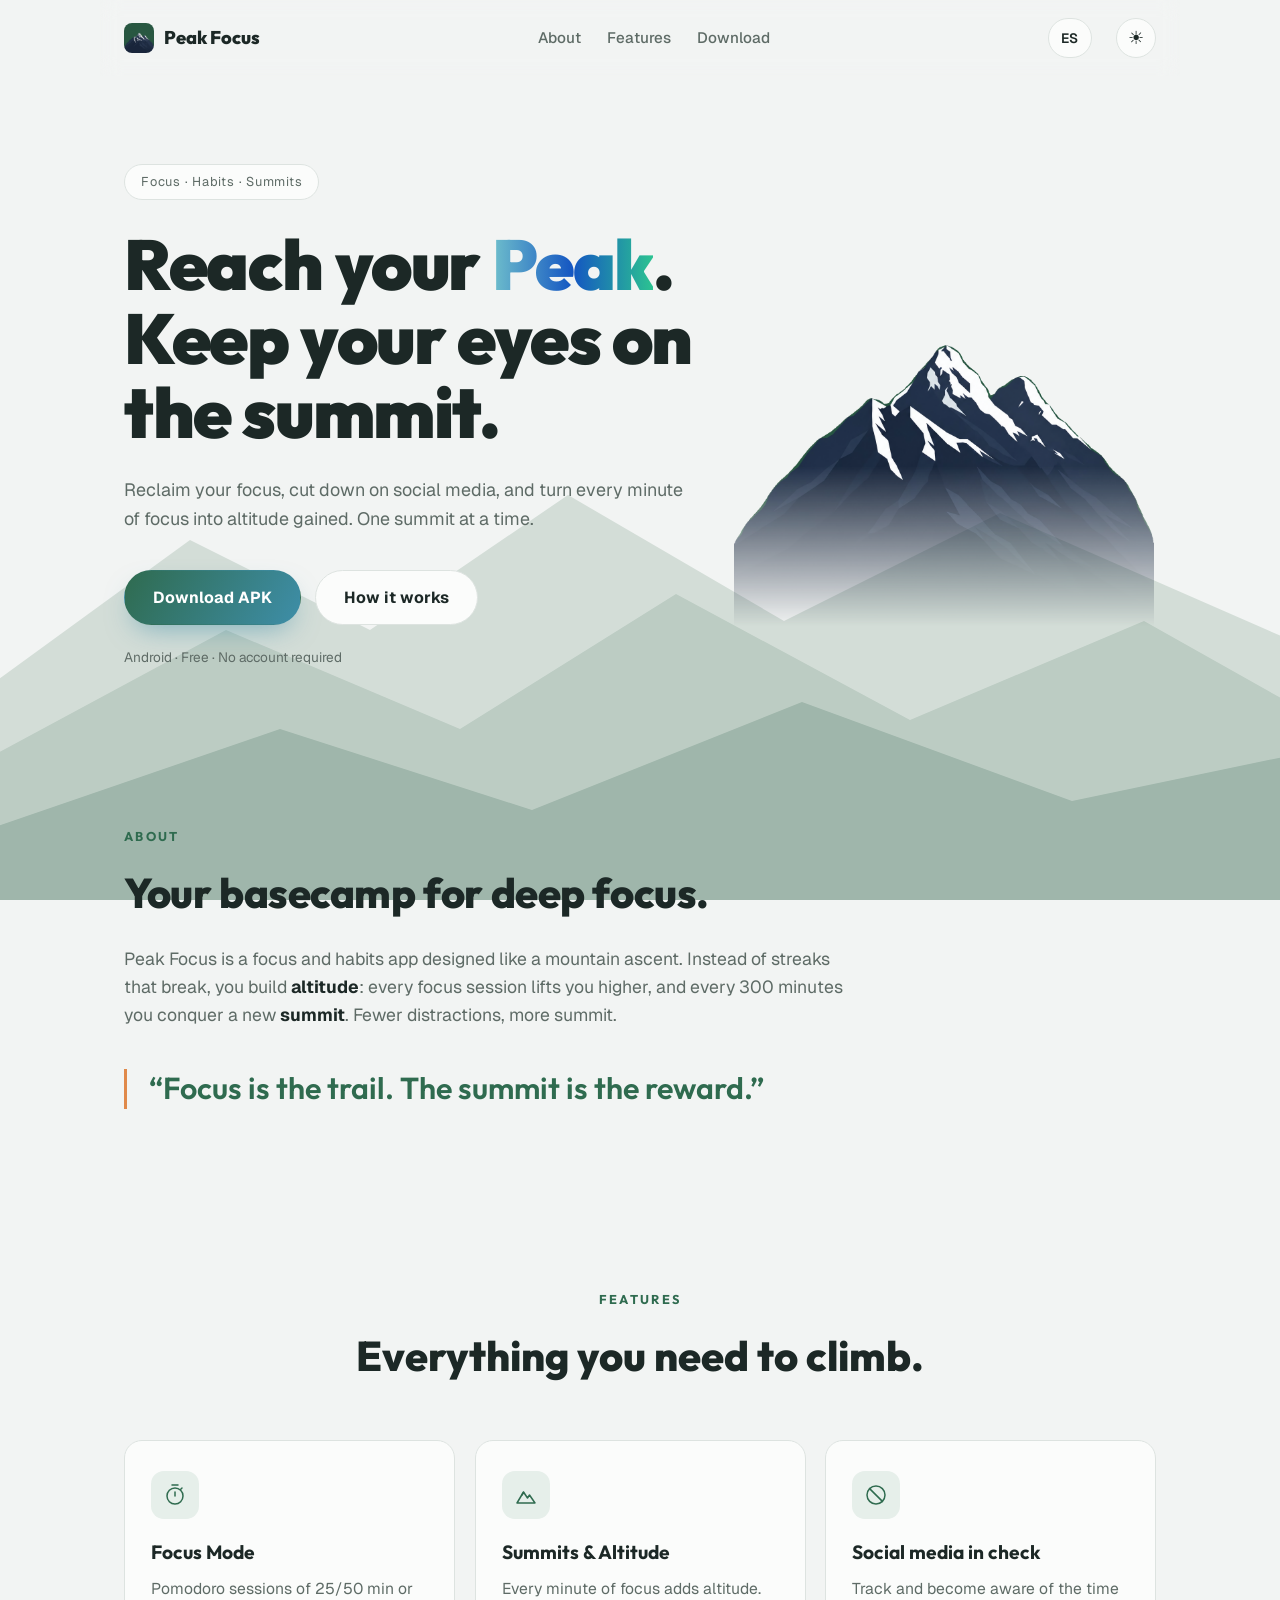
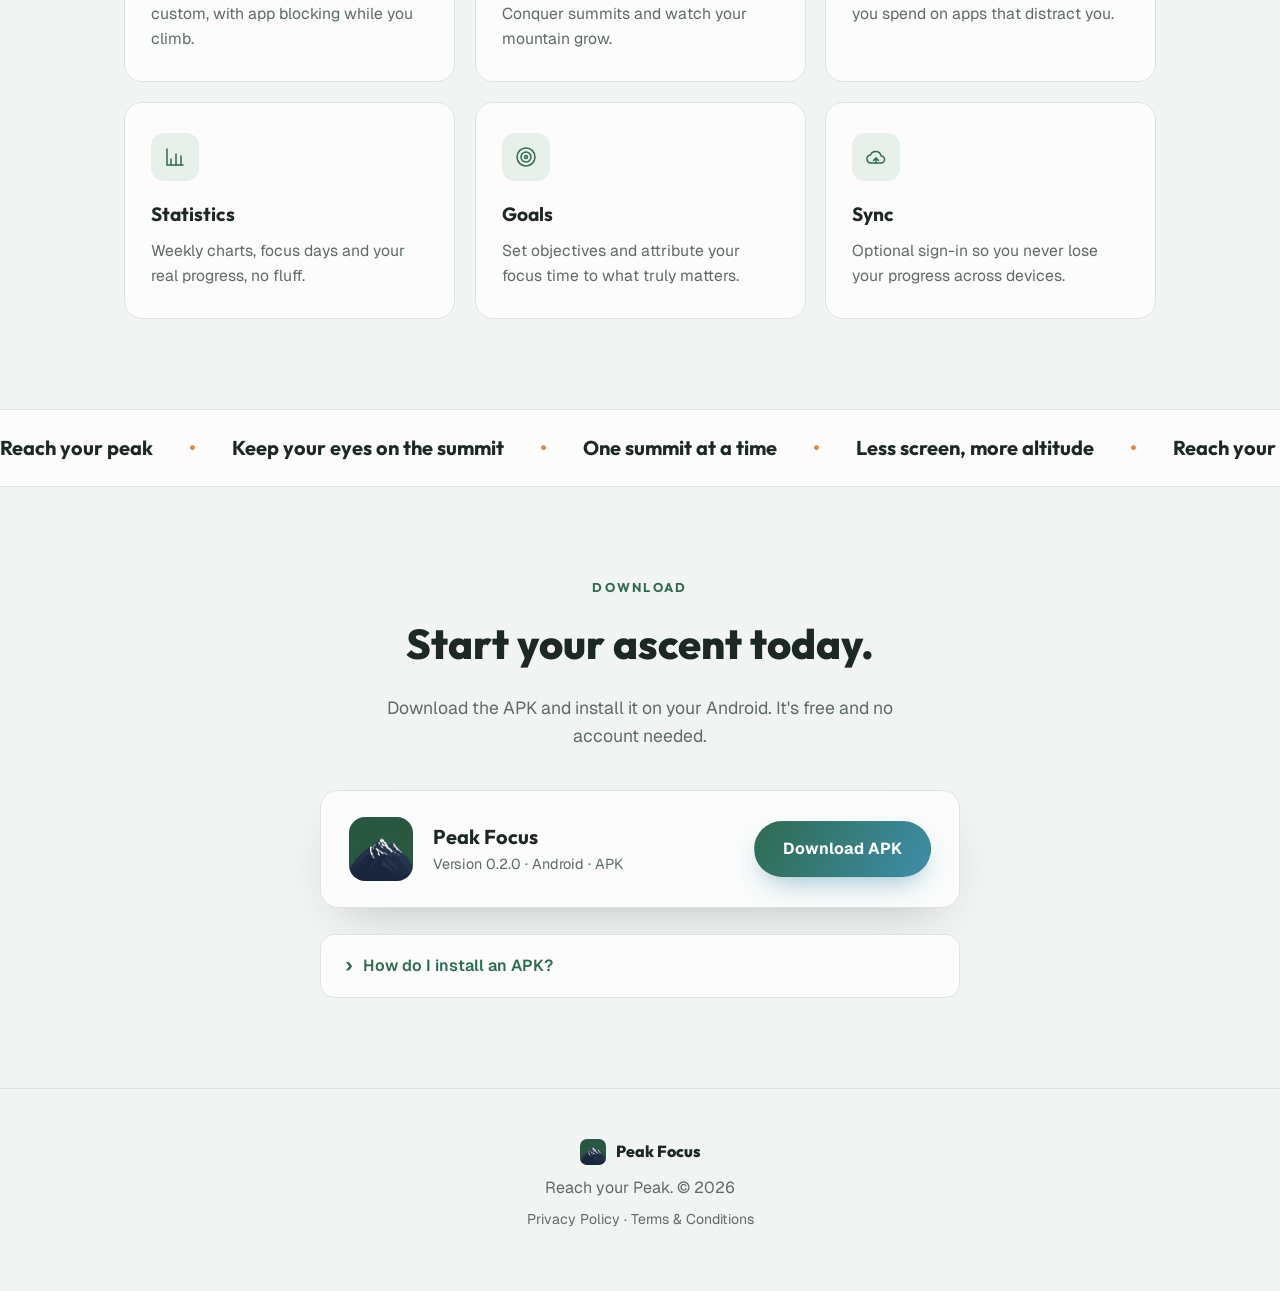
<file: index.html>
<!DOCTYPE html>
<html lang="es" data-theme="dark" data-lang="es">
<head>
  <meta charset="UTF-8" />
  <meta name="viewport" content="width=device-width, initial-scale=1.0" />
  <title>Peak Focus — Alcanza tu Peak</title>
  <meta name="description" content="Peak Focus: recupera tu concentración, reduce las redes sociales y conquista cumbres con cada minuto de enfoque. Descarga el APK." />
  <meta property="og:title" content="Peak Focus — Alcanza tu Peak" />
  <meta property="og:description" content="Sesiones de enfoque, cumbres y menos pantalla. Descarga gratis el APK." />
  <meta property="og:type" content="website" />
  <link rel="icon" type="image/png" href="assets/favicon.png" />
  <link rel="preconnect" href="https://fonts.googleapis.com" />
  <link rel="preconnect" href="https://fonts.gstatic.com" crossorigin />
  <link href="https://fonts.googleapis.com/css2?family=Geist:wght@400;500;600&family=Outfit:wght@400;500;600;700;800;900&display=swap" rel="stylesheet" />
  <link rel="stylesheet" href="styles.css" />
</head>
<body>
  <!-- Fondo de montañas -->
  <div class="ridges" aria-hidden="true">
    <svg viewBox="0 0 1440 600" preserveAspectRatio="xMidYMax slice" xmlns="http://www.w3.org/2000/svg">
      <path class="ridge ridge-far"  d="M0,600 L0,360 L220,200 L420,300 L640,150 L880,290 L1120,170 L1440,310 L1440,600 Z" />
      <path class="ridge ridge-mid"  d="M0,600 L0,440 L260,300 L520,410 L760,260 L1020,400 L1280,290 L1440,380 L1440,600 Z" />
      <path class="ridge ridge-near" d="M0,600 L0,520 L320,410 L600,500 L900,380 L1200,490 L1440,440 L1440,600 Z" />
    </svg>
  </div>

  <!-- Navegación -->
  <header class="nav">
    <a class="brand" href="#top">
      <img src="assets/peak-icon.png" alt="Peak Focus" class="brand-icon" />
      <span>Peak Focus</span>
    </a>
    <nav class="nav-links">
      <a href="#que-es" data-es="Qué es" data-en="About">Qué es</a>
      <a href="#features" data-es="Funciones" data-en="Features">Funciones</a>
      <a href="#descargar" data-es="Descargar" data-en="Download">Descargar</a>
    </nav>
    <button id="langToggle" class="lang-toggle" aria-label="Cambiar idioma / Switch language">ES</button>
    <button id="themeToggle" class="theme-toggle" aria-label="Cambiar tema / Switch theme">
      <span class="theme-icon-sun">☀</span>
      <span class="theme-icon-moon">☾</span>
    </button>
  </header>

  <!-- Hero -->
  <main id="top">
    <section class="hero">
      <div class="hero-copy">
        <span class="eyebrow" data-es="Enfoque · Hábitos · Cumbres" data-en="Focus · Habits · Summits">Enfoque · Hábitos · Cumbres</span>
        <div class="hero-headline">
          <h1 class="hero-title"
              data-es-html='Alcanza tu <span class="grad">Peak</span>.<br />Mantén tus ojos en la cima.'
              data-en-html='Reach your <span class="grad">Peak</span>.<br />Keep your eyes on the summit.'>
            Alcanza tu <span class="grad">Peak</span>.<br />
            Mantén tus ojos en la cima.
          </h1>
        </div>
        <p class="hero-sub"
           data-es="Recupera tu concentración, reduce las redes sociales y convierte cada minuto de enfoque en altitud ganada. Una cumbre a la vez."
           data-en="Reclaim your focus, cut down on social media, and turn every minute of focus into altitude gained. One summit at a time.">
          Recupera tu concentración, reduce las redes sociales y convierte
          cada minuto de enfoque en altitud ganada. Una cumbre a la vez.
        </p>
        <div class="hero-cta">
          <a href="#descargar" class="btn btn-primary" data-es="Descargar APK" data-en="Download APK">Descargar APK</a>
          <a href="#que-es" class="btn btn-ghost" data-es="Cómo funciona" data-en="How it works">Cómo funciona</a>
        </div>
        <p class="hero-meta" data-es="Android · Gratis · Sin cuenta obligatoria" data-en="Android · Free · No account required">Android · Gratis · Sin cuenta obligatoria</p>
      </div>
      <div class="hero-asset" aria-hidden="true">
        <img src="assets/favicon.png" alt="" class="hero-mountain" />
      </div>
    </section>

    <!-- Qué es -->
    <section id="que-es" class="section">
      <div class="section-head" data-reveal>
        <span class="kicker" data-es="Qué es" data-en="About">Qué es</span>
        <h2 data-es="Tu base de operaciones para concentrarte." data-en="Your basecamp for deep focus.">Tu base de operaciones para concentrarte.</h2>
        <p data-es-html='Peak Focus es una app de enfoque y hábitos diseñada como un ascenso de montaña. En vez de rachas que se rompen, acumulas <strong>altitud</strong>: cada sesión de concentración te eleva, y cada 300 minutos conquistas una nueva <strong>cumbre</strong>. Menos distracciones, más cima.'
           data-en-html='Peak Focus is a focus and habits app designed like a mountain ascent. Instead of streaks that break, you build <strong>altitude</strong>: every focus session lifts you higher, and every 300 minutes you conquer a new <strong>summit</strong>. Fewer distractions, more summit.'>
          Peak Focus es una app de enfoque y hábitos diseñada como un ascenso
          de montaña. En vez de rachas que se rompen, acumulas <strong>altitud</strong>:
          cada sesión de concentración te eleva, y cada 300 minutos conquistas
          una nueva <strong>cumbre</strong>. Menos distracciones, más cima.
        </p>
      </div>
      <div class="quotes" data-reveal>
        <blockquote data-es="“El enfoque es el sendero. La cima es la recompensa.”" data-en="“Focus is the trail. The summit is the reward.”">“El enfoque es el sendero. La cima es la recompensa.”</blockquote>
      </div>
    </section>

    <!-- Features -->
    <section id="features" class="section">
      <span class="kicker center" data-reveal data-es="Funciones" data-en="Features">Funciones</span>
      <h2 class="center" data-reveal data-es="Todo lo que necesitas para subir." data-en="Everything you need to climb.">Todo lo que necesitas para subir.</h2>
      <div class="cards">
        <article class="card" data-reveal>
          <div class="card-icon">
            <svg viewBox="0 0 24 24" fill="none" stroke="currentColor" stroke-width="1.5" stroke-linecap="round" stroke-linejoin="round">
              <circle cx="12" cy="13" r="8" /><path d="M12 13V9" /><path d="M9 2h6" /><path d="m19 5-1.5 1.5" />
            </svg>
          </div>
          <h3 data-es="Modo Enfoque" data-en="Focus Mode">Modo Enfoque</h3>
          <p data-es="Sesiones Pomodoro de 25/50 min o personalizadas, con bloqueo de apps mientras subes." data-en="Pomodoro sessions of 25/50 min or custom, with app blocking while you climb.">Sesiones Pomodoro de 25/50 min o personalizadas, con bloqueo de apps mientras subes.</p>
        </article>
        <article class="card" data-reveal>
          <div class="card-icon">
            <svg viewBox="0 0 24 24" fill="none" stroke="currentColor" stroke-width="1.5" stroke-linecap="round" stroke-linejoin="round">
              <path d="m3 20 6.5-11 4 6 2-3L21 20Z" /><path d="m8 12 1.5-2.5" />
            </svg>
          </div>
          <h3 data-es="Cumbres y Altitud" data-en="Summits & Altitude">Cumbres y Altitud</h3>
          <p data-es="Cada minuto de concentración suma altitud. Conquista cumbres y mira crecer tu montaña." data-en="Every minute of focus adds altitude. Conquer summits and watch your mountain grow.">Cada minuto de concentración suma altitud. Conquista cumbres y mira crecer tu montaña.</p>
        </article>
        <article class="card" data-reveal>
          <div class="card-icon">
            <svg viewBox="0 0 24 24" fill="none" stroke="currentColor" stroke-width="1.5" stroke-linecap="round" stroke-linejoin="round">
              <circle cx="12" cy="12" r="9" /><path d="m5.6 5.6 12.8 12.8" />
            </svg>
          </div>
          <h3 data-es="Redes bajo control" data-en="Social media in check">Redes bajo control</h3>
          <p data-es="Registra y toma conciencia del tiempo que gastas en apps que te distraen." data-en="Track and become aware of the time you spend on apps that distract you.">Registra y toma conciencia del tiempo que gastas en apps que te distraen.</p>
        </article>
        <article class="card" data-reveal>
          <div class="card-icon">
            <svg viewBox="0 0 24 24" fill="none" stroke="currentColor" stroke-width="1.5" stroke-linecap="round" stroke-linejoin="round">
              <path d="M4 20V4" /><path d="M4 20h16" /><path d="M8 20v-6" /><path d="M13 20V9" /><path d="M18 20v-9" />
            </svg>
          </div>
          <h3 data-es="Estadísticas" data-en="Statistics">Estadísticas</h3>
          <p data-es="Gráficos semanales, días de enfoque y tu progreso real, sin adornos." data-en="Weekly charts, focus days and your real progress, no fluff.">Gráficos semanales, días de enfoque y tu progreso real, sin adornos.</p>
        </article>
        <article class="card" data-reveal>
          <div class="card-icon">
            <svg viewBox="0 0 24 24" fill="none" stroke="currentColor" stroke-width="1.5" stroke-linecap="round" stroke-linejoin="round">
              <circle cx="12" cy="12" r="9" /><circle cx="12" cy="12" r="5" /><circle cx="12" cy="12" r="1.5" />
            </svg>
          </div>
          <h3 data-es="Metas" data-en="Goals">Metas</h3>
          <p data-es="Define objetivos y atribuye tu tiempo de enfoque a lo que de verdad importa." data-en="Set objectives and attribute your focus time to what truly matters.">Define objetivos y atribuye tu tiempo de enfoque a lo que de verdad importa.</p>
        </article>
        <article class="card" data-reveal>
          <div class="card-icon">
            <svg viewBox="0 0 24 24" fill="none" stroke="currentColor" stroke-width="1.5" stroke-linecap="round" stroke-linejoin="round">
              <path d="M7 18a4 4 0 0 1-.5-7.97 5.5 5.5 0 0 1 10.6.97A3.5 3.5 0 0 1 17 18Z" /><path d="M12 13v5" /><path d="m9.5 15.5 2.5-2.5 2.5 2.5" />
            </svg>
          </div>
          <h3 data-es="Sincronización" data-en="Sync">Sincronización</h3>
          <p data-es="Inicia sesión opcional para no perder tu progreso entre dispositivos." data-en="Optional sign-in so you never lose your progress across devices.">Inicia sesión opcional para no perder tu progreso entre dispositivos.</p>
        </article>
      </div>
    </section>

    <!-- Slogans band -->
    <section class="band">
      <div class="band-track">
        <span data-es="Alcanza tu peak" data-en="Reach your peak">Alcanza tu peak</span><span aria-hidden="true">•</span>
        <span data-es="Mantén tus ojos en la cima" data-en="Keep your eyes on the summit">Mantén tus ojos en la cima</span><span aria-hidden="true">•</span>
        <span data-es="Una cumbre a la vez" data-en="One summit at a time">Una cumbre a la vez</span><span aria-hidden="true">•</span>
        <span data-es="Menos pantalla, más altitud" data-en="Less screen, more altitude">Menos pantalla, más altitud</span><span aria-hidden="true">•</span>
        <span data-es="Alcanza tu peak" data-en="Reach your peak">Alcanza tu peak</span><span aria-hidden="true">•</span>
        <span data-es="Mantén tus ojos en la cima" data-en="Keep your eyes on the summit">Mantén tus ojos en la cima</span><span aria-hidden="true">•</span>
        <span data-es="Una cumbre a la vez" data-en="One summit at a time">Una cumbre a la vez</span><span aria-hidden="true">•</span>
        <span data-es="Menos pantalla, más altitud" data-en="Less screen, more altitude">Menos pantalla, más altitud</span><span aria-hidden="true">•</span>
      </div>
    </section>

    <!-- Descargar -->
    <section id="descargar" class="section download">
      <span class="kicker center" data-reveal data-es="Descargar" data-en="Download">Descargar</span>
      <h2 class="center" data-reveal data-es="Empieza tu ascenso hoy." data-en="Start your ascent today.">Empieza tu ascenso hoy.</h2>
      <p class="center download-sub" data-reveal
         data-es="Descarga el APK e instálalo en tu Android. Es gratis y no necesitas crear cuenta."
         data-en="Download the APK and install it on your Android. It's free and no account needed.">
        Descarga el APK e instálalo en tu Android. Es gratis y no necesitas crear cuenta.
      </p>
      <div class="download-card" data-reveal>
        <img src="assets/peak-icon.png" alt="" class="dl-icon" />
        <div class="dl-info">
          <strong>Peak Focus</strong>
          <span id="appVersion" data-es="Versión 0.2.0 · Android · APK" data-en="Version 0.2.0 · Android · APK">Versión 0.2.0 · Android · APK</span>
        </div>
        <a id="downloadBtn" href="peak-focus.apk" download class="btn btn-primary" data-es="Descargar APK" data-en="Download APK">Descargar APK</a>
      </div>
      <details class="install-help" data-reveal>
        <summary data-es="¿Cómo instalo un APK?" data-en="How do I install an APK?">¿Cómo instalo un APK?</summary>
        <ol>
          <li data-es-html="Toca <strong>Descargar APK</strong> desde tu teléfono Android." data-en-html="Tap <strong>Download APK</strong> from your Android phone.">Toca <strong>Descargar APK</strong> desde tu teléfono Android.</li>
          <li data-es="Abre el archivo descargado." data-en="Open the downloaded file.">Abre el archivo descargado.</li>
          <li data-es-html='Si te lo pide, permite <em>“Instalar apps de orígenes desconocidos”</em> para tu navegador.' data-en-html='If prompted, allow <em>“Install unknown apps”</em> for your browser.'>Si te lo pide, permite <em>“Instalar apps de orígenes desconocidos”</em> para tu navegador.</li>
          <li data-es-html="Pulsa <strong>Instalar</strong> y abre Peak Focus. ¡A la cima!" data-en-html="Tap <strong>Install</strong> and open Peak Focus. To the top!">Pulsa <strong>Instalar</strong> y abre Peak Focus. ¡A la cima!</li>
        </ol>
      </details>
    </section>
  </main>

  <footer class="footer">
    <div class="footer-brand">
      <img src="assets/peak-icon.png" alt="" />
      <span>Peak Focus</span>
    </div>
    <p><span data-es="Alcanza tu Peak." data-en="Reach your Peak.">Alcanza tu Peak.</span> © <span id="year"></span></p>
    <p class="footer-links">
      <a href="privacy_policy.html" data-es="Política de Privacidad" data-en="Privacy Policy">Política de Privacidad</a>
      <span aria-hidden="true">·</span>
      <a href="terms.html" data-es="Términos y Condiciones" data-en="Terms &amp; Conditions">Términos y Condiciones</a>
    </p>
  </footer>

  <script src="script.js"></script>
</body>
</html>
</file>
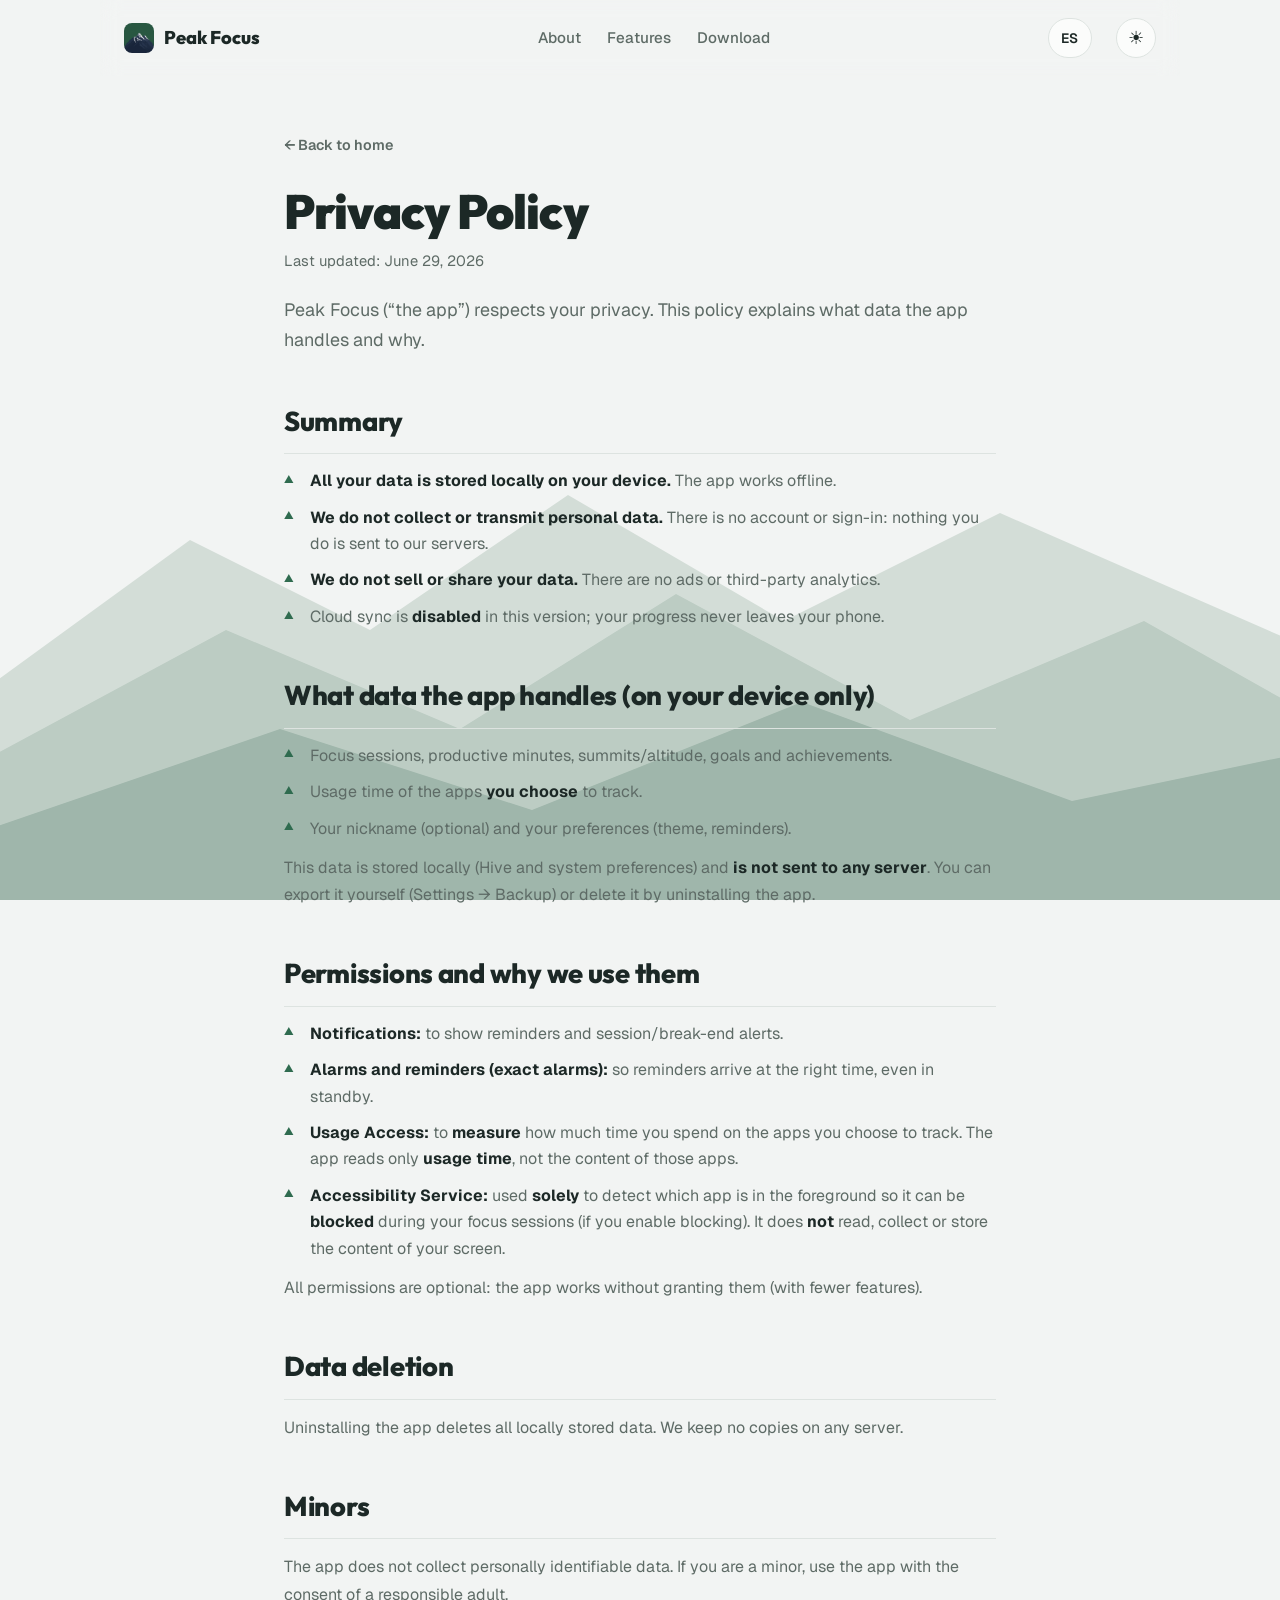
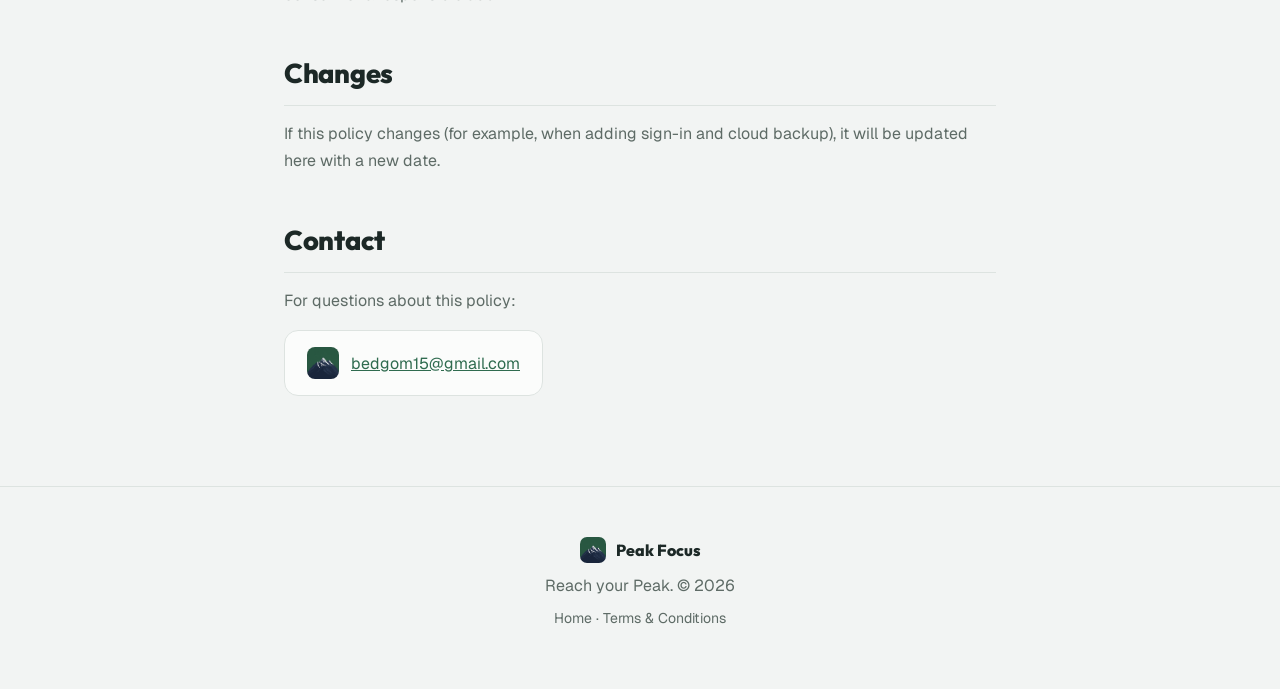
<file: privacy_policy.html>
<!DOCTYPE html>
<html lang="es" data-theme="dark" data-lang="es">
<head>
  <meta charset="UTF-8" />
  <meta name="viewport" content="width=device-width, initial-scale=1.0" />
  <title>Peak Focus — Política de Privacidad</title>
  <meta name="description" content="Política de privacidad de Peak Focus: todos tus datos se guardan localmente en tu dispositivo." />
  <meta name="robots" content="index, follow" />
  <link rel="icon" type="image/png" href="assets/favicon.png" />
  <link rel="preconnect" href="https://fonts.googleapis.com" />
  <link rel="preconnect" href="https://fonts.gstatic.com" crossorigin />
  <link href="https://fonts.googleapis.com/css2?family=Geist:wght@400;500;600&family=Outfit:wght@400;500;600;700;800;900&display=swap" rel="stylesheet" />
  <link rel="stylesheet" href="styles.css" />
  <style>
    /* ===== Página legal — hereda la paleta de styles.css ===== */
    .legal {
      position: relative;
      z-index: 1;
      max-width: 760px;
      margin: 0 auto;
      padding: 56px 24px 90px;
    }
    .legal-head { margin-bottom: 40px; }
    .legal h1 {
      font-size: clamp(2rem, 5vw, 3rem);
      font-weight: 900;
      letter-spacing: -.02em;
      line-height: 1.1;
    }
    .legal .updated {
      margin-top: 10px;
      color: var(--text-dim);
      font-size: .92rem;
    }
    .legal .intro {
      margin-top: 22px;
      font-size: 1.12rem;
      color: var(--text-dim);
      max-width: 60ch;
    }
    .legal h2 {
      font-family: 'Outfit', sans-serif;
      font-size: clamp(1.3rem, 3vw, 1.7rem);
      font-weight: 800;
      letter-spacing: -.01em;
      margin: 44px 0 14px;
      padding-bottom: 10px;
      border-bottom: 1px solid var(--border);
    }
    .legal p { color: var(--text-dim); margin-top: 12px; line-height: 1.7; }
    .legal ul { margin: 14px 0 0; padding-left: 0; list-style: none; }
    .legal li {
      position: relative;
      padding-left: 26px;
      margin: 10px 0;
      color: var(--text-dim);
      line-height: 1.65;
    }
    /* Viñeta tipo "cumbre" en color de marca */
    .legal li::before {
      content: "▲";
      position: absolute;
      left: 0;
      top: .15em;
      font-size: .7rem;
      color: var(--brand);
    }
    .legal strong { color: var(--text); }
    .legal a { color: var(--brand); }
    .legal .back {
      display: inline-flex;
      align-items: center;
      gap: 8px;
      margin-bottom: 28px;
      color: var(--text-dim);
      text-decoration: none;
      font-weight: 600;
      font-size: .9rem;
      transition: color .2s var(--ease-out);
    }
    .legal .back:hover { color: var(--brand); }
    .legal .contact-card {
      margin-top: 16px;
      display: inline-flex;
      align-items: center;
      gap: 12px;
      padding: 16px 22px;
      background: var(--surface);
      border: 1px solid var(--border);
      border-radius: 14px;
    }
  </style>
</head>
<body>
  <!-- Fondo de montañas (idéntico a la landing) -->
  <div class="ridges" aria-hidden="true">
    <svg viewBox="0 0 1440 600" preserveAspectRatio="xMidYMax slice" xmlns="http://www.w3.org/2000/svg">
      <path class="ridge ridge-far"  d="M0,600 L0,360 L220,200 L420,300 L640,150 L880,290 L1120,170 L1440,310 L1440,600 Z" />
      <path class="ridge ridge-mid"  d="M0,600 L0,440 L260,300 L520,410 L760,260 L1020,400 L1280,290 L1440,380 L1440,600 Z" />
      <path class="ridge ridge-near" d="M0,600 L0,520 L320,410 L600,500 L900,380 L1200,490 L1440,440 L1440,600 Z" />
    </svg>
  </div>

  <!-- Navegación (misma que la landing) -->
  <header class="nav">
    <a class="brand" href="index.html">
      <img src="assets/peak-icon.png" alt="Peak Focus" class="brand-icon" />
      <span>Peak Focus</span>
    </a>
    <nav class="nav-links">
      <a href="index.html#que-es" data-es="Qué es" data-en="About">Qué es</a>
      <a href="index.html#features" data-es="Funciones" data-en="Features">Funciones</a>
      <a href="index.html#descargar" data-es="Descargar" data-en="Download">Descargar</a>
    </nav>
    <button id="langToggle" class="lang-toggle" aria-label="Cambiar idioma / Switch language">ES</button>
    <button id="themeToggle" class="theme-toggle" aria-label="Cambiar tema / Switch theme">
      <span class="theme-icon-sun">☀</span>
      <span class="theme-icon-moon">☾</span>
    </button>
  </header>

  <main class="legal">
    <a class="back" href="index.html" data-es-html="&larr; Volver al inicio" data-en-html="&larr; Back to home">&larr; Volver al inicio</a>

    <div class="legal-head">
      <h1 data-es="Política de Privacidad" data-en="Privacy Policy">Política de Privacidad</h1>
      <p class="updated" data-es="Última actualización: 29 de junio de 2026" data-en="Last updated: June 29, 2026">Última actualización: 29 de junio de 2026</p>
      <p class="intro"
         data-es="Peak Focus (“la app”) respeta tu privacidad. Esta política explica qué datos maneja la app y por qué."
         data-en="Peak Focus (“the app”) respects your privacy. This policy explains what data the app handles and why.">
        Peak Focus (“la app”) respeta tu privacidad. Esta política explica qué datos maneja la app y por qué.
      </p>
    </div>

    <h2 data-es="Resumen" data-en="Summary">Resumen</h2>
    <ul>
      <li data-es-html="<strong>Todos tus datos se guardan localmente en tu dispositivo.</strong> La app funciona sin conexión."
          data-en-html="<strong>All your data is stored locally on your device.</strong> The app works offline.">
        <strong>Todos tus datos se guardan localmente en tu dispositivo.</strong> La app funciona sin conexión.
      </li>
      <li data-es-html="<strong>No recopilamos ni transmitimos datos personales.</strong> No hay cuenta ni inicio de sesión: nada de lo que haces se envía a nuestros servidores."
          data-en-html="<strong>We do not collect or transmit personal data.</strong> There is no account or sign-in: nothing you do is sent to our servers.">
        <strong>No recopilamos ni transmitimos datos personales.</strong> No hay cuenta ni inicio de sesión: nada de lo que haces se envía a nuestros servidores.
      </li>
      <li data-es-html="<strong>No vendemos ni compartimos tus datos.</strong> No hay anuncios ni analítica de terceros."
          data-en-html="<strong>We do not sell or share your data.</strong> There are no ads or third-party analytics.">
        <strong>No vendemos ni compartimos tus datos.</strong> No hay anuncios ni analítica de terceros.
      </li>
      <li data-es-html="La sincronización en la nube está <strong>desactivada</strong> en esta versión; tu progreso no sale de tu teléfono."
          data-en-html="Cloud sync is <strong>disabled</strong> in this version; your progress never leaves your phone.">
        La sincronización en la nube está <strong>desactivada</strong> en esta versión; tu progreso no sale de tu teléfono.
      </li>
    </ul>

    <h2 data-es="Qué datos maneja la app (solo en tu dispositivo)" data-en="What data the app handles (on your device only)">Qué datos maneja la app (solo en tu dispositivo)</h2>
    <ul>
      <li data-es="Sesiones de enfoque, minutos productivos, cumbres/altitud, metas y logros."
          data-en="Focus sessions, productive minutes, summits/altitude, goals and achievements.">
        Sesiones de enfoque, minutos productivos, cumbres/altitud, metas y logros.
      </li>
      <li data-es-html="Tiempo de uso de las aplicaciones que <strong>tú elijas</strong> rastrear."
          data-en-html="Usage time of the apps <strong>you choose</strong> to track.">
        Tiempo de uso de las aplicaciones que <strong>tú elijas</strong> rastrear.
      </li>
      <li data-es="Tu apodo (opcional) y tus preferencias (tema, recordatorios)."
          data-en="Your nickname (optional) and your preferences (theme, reminders).">
        Tu apodo (opcional) y tus preferencias (tema, recordatorios).
      </li>
    </ul>
    <p data-es-html="Estos datos se almacenan localmente (Hive y preferencias del sistema) y <strong>no se envían a ningún servidor</strong>. Puedes exportarlos tú mismo (Configuración &rarr; Respaldo) o borrarlos desinstalando la app."
       data-en-html="This data is stored locally (Hive and system preferences) and <strong>is not sent to any server</strong>. You can export it yourself (Settings &rarr; Backup) or delete it by uninstalling the app.">
      Estos datos se almacenan localmente (Hive y preferencias del sistema) y <strong>no se envían a ningún servidor</strong>. Puedes exportarlos tú mismo (Configuración &rarr; Respaldo) o borrarlos desinstalando la app.
    </p>

    <h2 data-es="Permisos y por qué los usamos" data-en="Permissions and why we use them">Permisos y por qué los usamos</h2>
    <ul>
      <li data-es-html="<strong>Notificaciones:</strong> mostrar recordatorios y avisos de fin de sesión/descanso."
          data-en-html="<strong>Notifications:</strong> to show reminders and session/break-end alerts.">
        <strong>Notificaciones:</strong> mostrar recordatorios y avisos de fin de sesión/descanso.
      </li>
      <li data-es-html="<strong>Alarmas y recordatorios (alarmas exactas):</strong> para que los recordatorios lleguen a la hora correcta, incluso en reposo."
          data-en-html="<strong>Alarms and reminders (exact alarms):</strong> so reminders arrive at the right time, even in standby.">
        <strong>Alarmas y recordatorios (alarmas exactas):</strong> para que los recordatorios lleguen a la hora correcta, incluso en reposo.
      </li>
      <li data-es-html="<strong>Acceso a datos de uso (Usage Access):</strong> para <strong>medir</strong> cuánto tiempo pasas en las apps que tú eliges rastrear. La app lee solo el <strong>tiempo de uso</strong>, no el contenido de esas apps."
          data-en-html="<strong>Usage Access:</strong> to <strong>measure</strong> how much time you spend on the apps you choose to track. The app reads only <strong>usage time</strong>, not the content of those apps.">
        <strong>Acceso a datos de uso (Usage Access):</strong> para <strong>medir</strong> cuánto tiempo pasas en las apps que tú eliges rastrear. La app lee solo el <strong>tiempo de uso</strong>, no el contenido de esas apps.
      </li>
      <li data-es-html="<strong>Servicio de Accesibilidad:</strong> se usa <strong>únicamente</strong> para detectar qué aplicación está en primer plano y poder <strong>bloquearla</strong> durante tus sesiones de enfoque (si activas el bloqueo). <strong>No</strong> lee, recopila ni almacena el contenido de tu pantalla."
          data-en-html="<strong>Accessibility Service:</strong> used <strong>solely</strong> to detect which app is in the foreground so it can be <strong>blocked</strong> during your focus sessions (if you enable blocking). It does <strong>not</strong> read, collect or store the content of your screen.">
        <strong>Servicio de Accesibilidad:</strong> se usa <strong>únicamente</strong> para detectar qué aplicación está en primer plano y poder <strong>bloquearla</strong> durante tus sesiones de enfoque (si activas el bloqueo). <strong>No</strong> lee, recopila ni almacena el contenido de tu pantalla.
      </li>
    </ul>
    <p data-es="Todos los permisos son opcionales: la app funciona sin concederlos (con menos funciones)."
       data-en="All permissions are optional: the app works without granting them (with fewer features).">
      Todos los permisos son opcionales: la app funciona sin concederlos (con menos funciones).
    </p>

    <h2 data-es="Eliminación de datos" data-en="Data deletion">Eliminación de datos</h2>
    <p data-es="Desinstalar la app elimina todos los datos almacenados localmente. No conservamos copias en ningún servidor."
       data-en="Uninstalling the app deletes all locally stored data. We keep no copies on any server.">
      Desinstalar la app elimina todos los datos almacenados localmente. No conservamos copias en ningún servidor.
    </p>

    <h2 data-es="Menores de edad" data-en="Minors">Menores de edad</h2>
    <p data-es="La app no recopila datos personales identificables. Si eres menor de edad, usa la app con el consentimiento de un adulto responsable."
       data-en="The app does not collect personally identifiable data. If you are a minor, use the app with the consent of a responsible adult.">
      La app no recopila datos personales identificables. Si eres menor de edad, usa la app con el consentimiento de un adulto responsable.
    </p>

    <h2 data-es="Cambios" data-en="Changes">Cambios</h2>
    <p data-es="Si esta política cambia (por ejemplo, al añadir inicio de sesión y respaldo en la nube), se actualizará aquí con una nueva fecha."
       data-en="If this policy changes (for example, when adding sign-in and cloud backup), it will be updated here with a new date.">
      Si esta política cambia (por ejemplo, al añadir inicio de sesión y respaldo en la nube), se actualizará aquí con una nueva fecha.
    </p>

    <h2 data-es="Contacto" data-en="Contact">Contacto</h2>
    <p data-es="Para dudas sobre esta política:" data-en="For questions about this policy:">Para dudas sobre esta política:</p>
    <div class="contact-card">
      <img src="assets/peak-icon.png" alt="" width="32" height="32" style="border-radius:8px" />
      <a href="mailto:bedgom15@gmail.com">bedgom15@gmail.com</a>
    </div>
  </main>

  <footer class="footer">
    <div class="footer-brand">
      <img src="assets/peak-icon.png" alt="" />
      <span>Peak Focus</span>
    </div>
    <p><span data-es="Alcanza tu Peak." data-en="Reach your Peak.">Alcanza tu Peak.</span> © <span id="year"></span></p>
    <p class="footer-links">
      <a href="index.html" data-es="Inicio" data-en="Home">Inicio</a>
      <span aria-hidden="true">·</span>
      <a href="terms.html" data-es="Términos y Condiciones" data-en="Terms &amp; Conditions">Términos y Condiciones</a>
    </p>
  </footer>

  <script>
    // ===== Tema + idioma (versión autónoma para la página legal) =====
    (function () {
      const root = document.documentElement;

      // --- Tema: comparte la misma clave que la landing ---
      const THEME_KEY = 'peak-theme';
      const savedTheme = localStorage.getItem(THEME_KEY);
      if (savedTheme) {
        root.setAttribute('data-theme', savedTheme);
      } else if (window.matchMedia && window.matchMedia('(prefers-color-scheme: light)').matches) {
        root.setAttribute('data-theme', 'light');
      }
      document.getElementById('themeToggle').addEventListener('click', function () {
        const next = root.getAttribute('data-theme') === 'light' ? 'dark' : 'light';
        root.setAttribute('data-theme', next);
        localStorage.setItem(THEME_KEY, next);
      });

      // --- Idioma ES/EN: misma clave y mecanismo data-* que la landing ---
      const LANG_KEY = 'peak-lang';
      const langToggle = document.getElementById('langToggle');

      function applyLang(lang) {
        root.setAttribute('data-lang', lang);
        root.setAttribute('lang', lang);
        document.querySelectorAll('[data-' + lang + ']').forEach(function (el) {
          el.textContent = el.getAttribute('data-' + lang);
        });
        document.querySelectorAll('[data-' + lang + '-html]').forEach(function (el) {
          el.innerHTML = el.getAttribute('data-' + lang + '-html');
        });
        langToggle.textContent = lang === 'es' ? 'EN' : 'ES';
        document.title = lang === 'es'
          ? 'Peak Focus — Política de Privacidad'
          : 'Peak Focus — Privacy Policy';
      }

      const savedLang = localStorage.getItem(LANG_KEY);
      const browserLang = (navigator.language || 'es').toLowerCase().startsWith('en') ? 'en' : 'es';
      applyLang(savedLang || browserLang);

      langToggle.addEventListener('click', function () {
        const next = root.getAttribute('data-lang') === 'es' ? 'en' : 'es';
        applyLang(next);
        localStorage.setItem(LANG_KEY, next);
      });

      // Año del footer
      document.getElementById('year').textContent = new Date().getFullYear();
    })();
  </script>
</body>
</html>
</file>
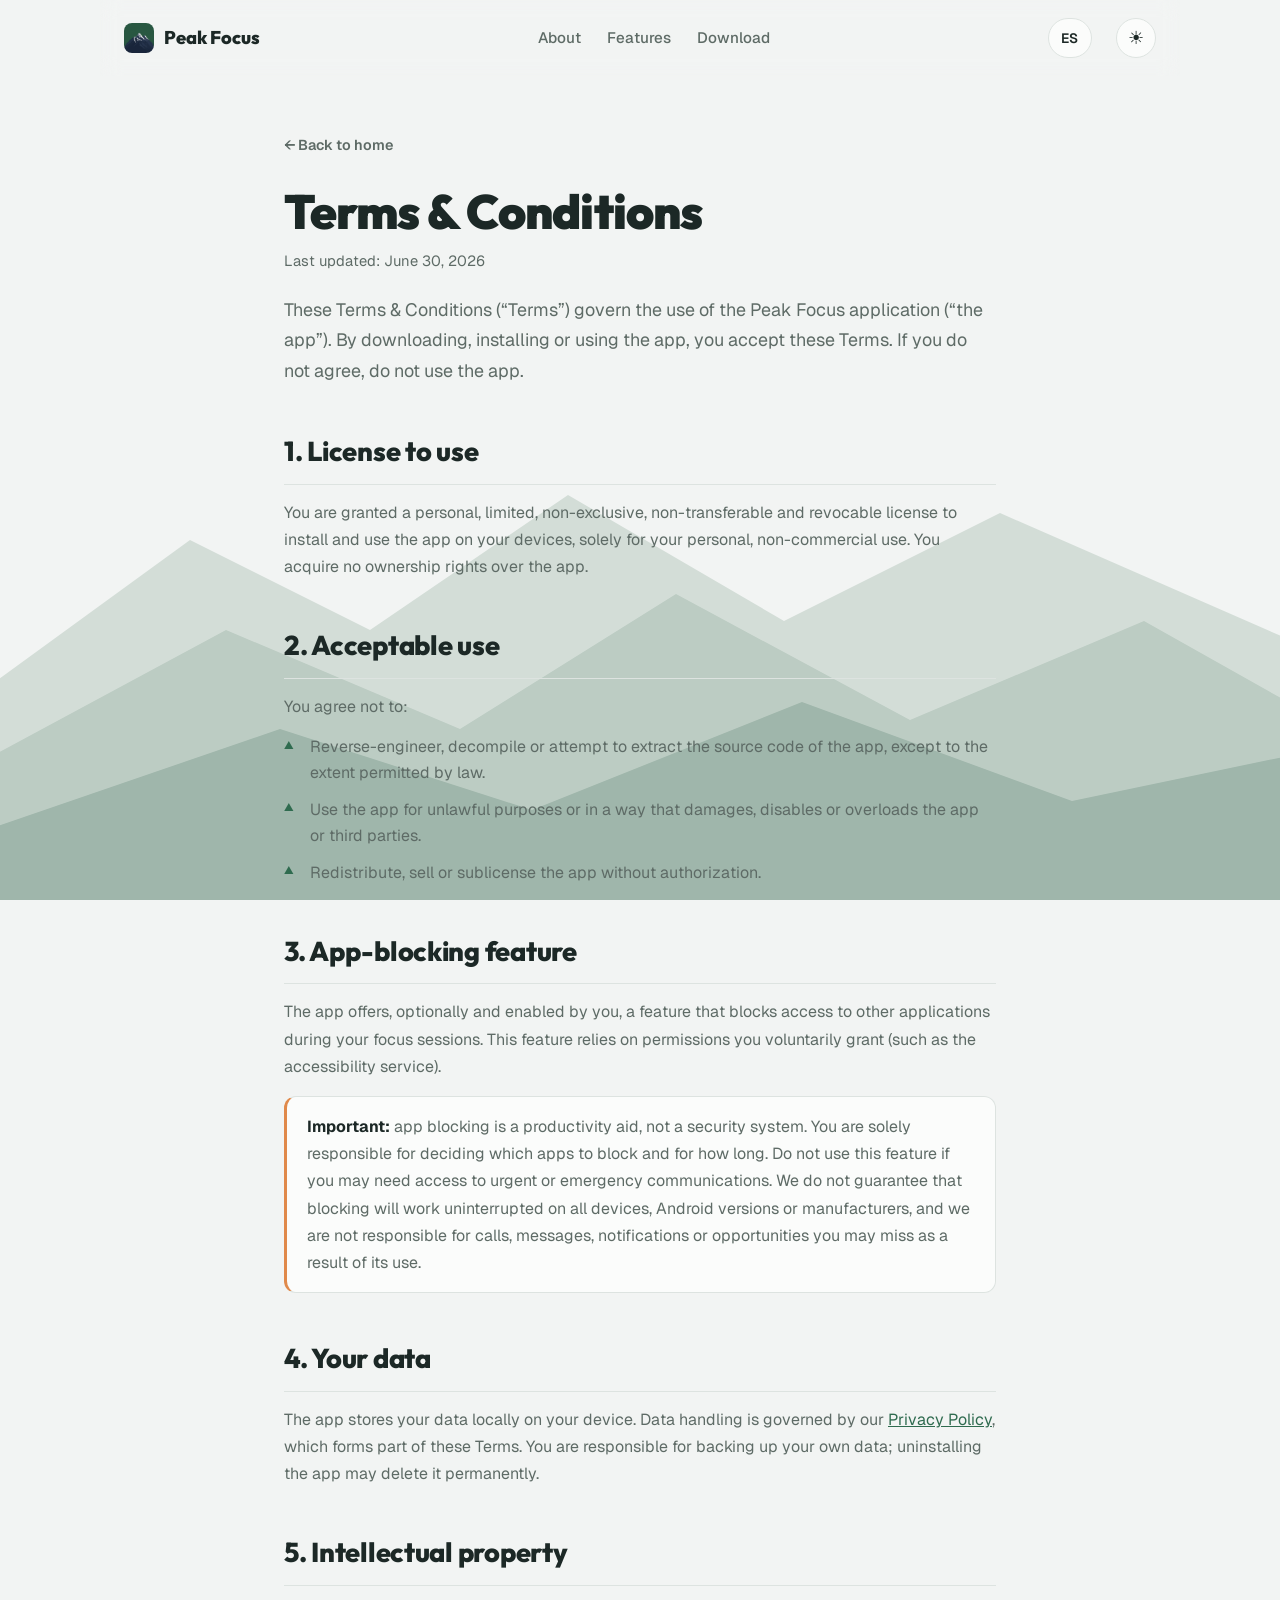
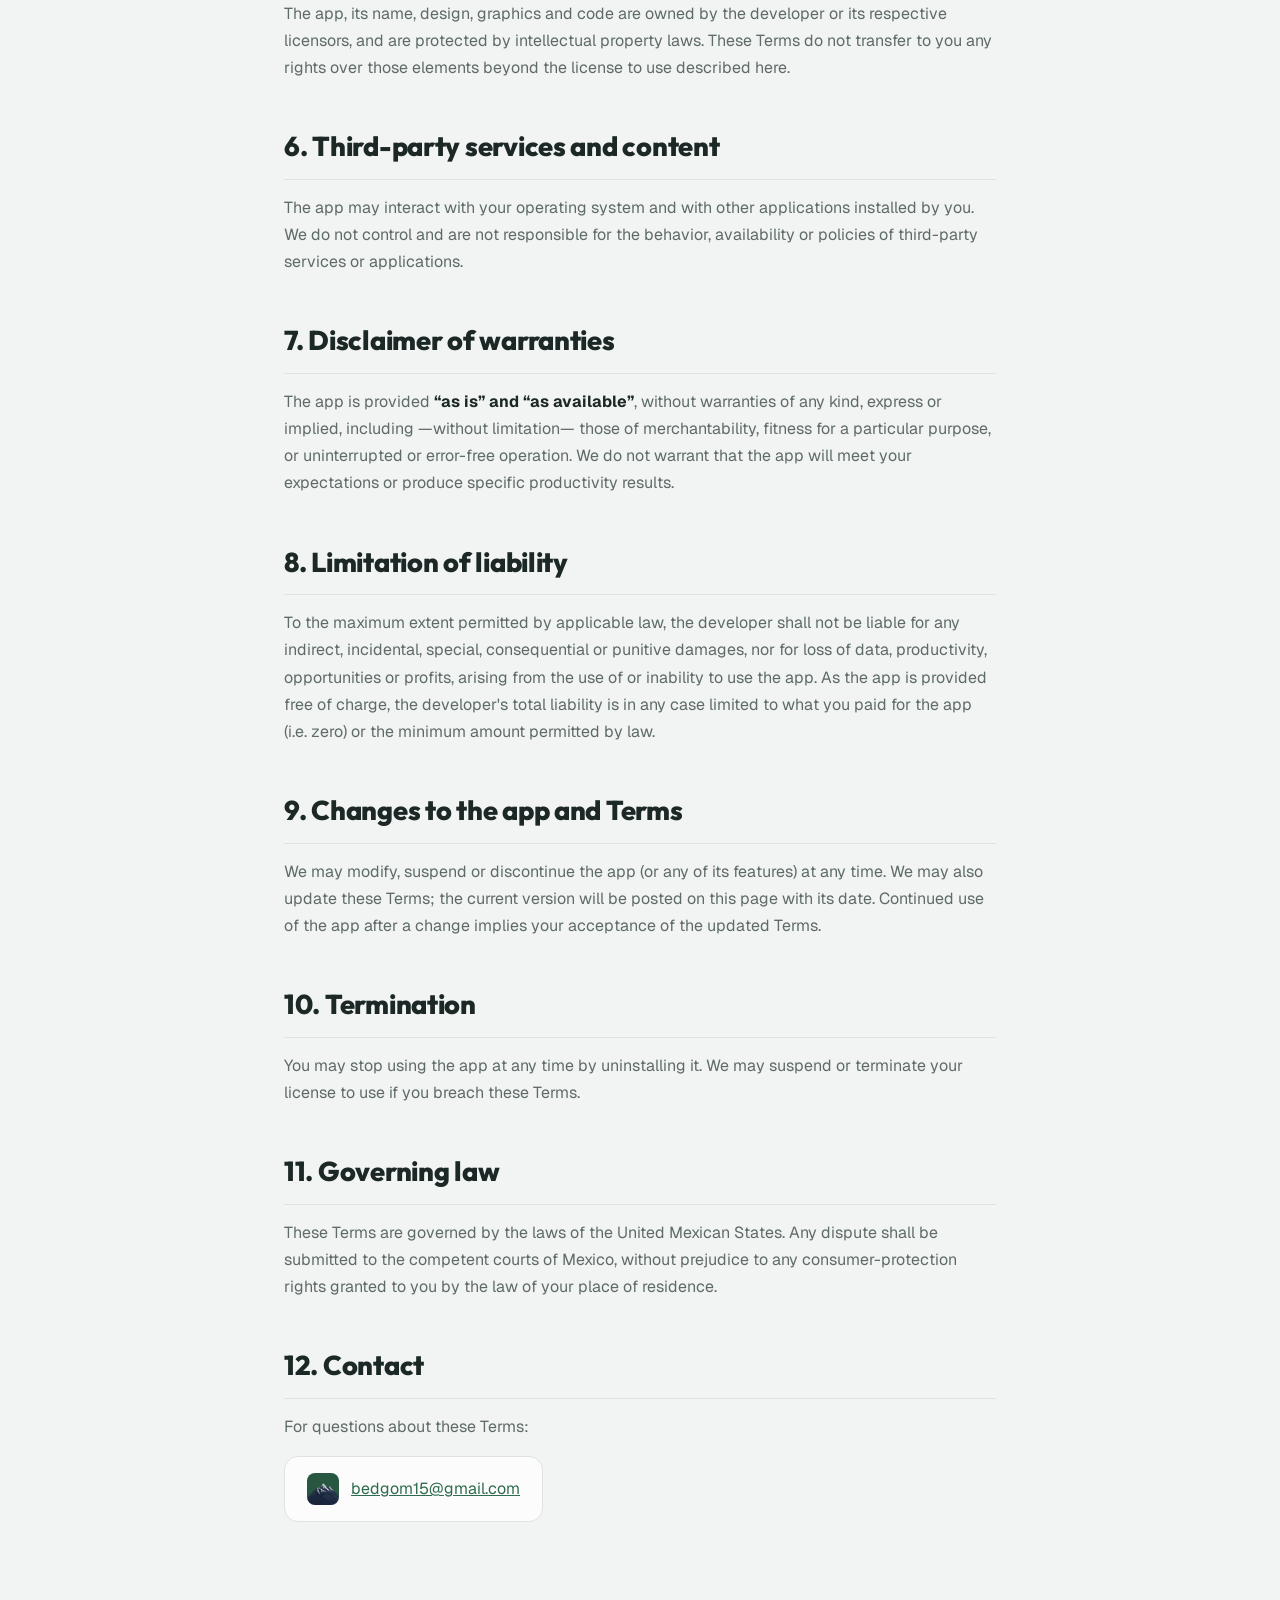
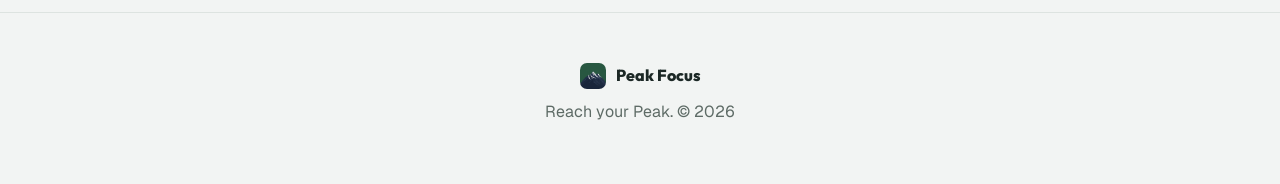
<file: terms.html>
<!DOCTYPE html>
<html lang="es" data-theme="dark" data-lang="es">
<head>
  <meta charset="UTF-8" />
  <meta name="viewport" content="width=device-width, initial-scale=1.0" />
  <title>Peak Focus — Términos y Condiciones</title>
  <meta name="description" content="Términos y Condiciones de uso de Peak Focus." />
  <meta name="robots" content="index, follow" />
  <link rel="icon" type="image/png" href="assets/favicon.png" />
  <link rel="preconnect" href="https://fonts.googleapis.com" />
  <link rel="preconnect" href="https://fonts.gstatic.com" crossorigin />
  <link href="https://fonts.googleapis.com/css2?family=Geist:wght@400;500;600&family=Outfit:wght@400;500;600;700;800;900&display=swap" rel="stylesheet" />
  <link rel="stylesheet" href="styles.css" />
  <style>
    /* ===== Página legal — hereda la paleta de styles.css ===== */
    .legal {
      position: relative;
      z-index: 1;
      max-width: 760px;
      margin: 0 auto;
      padding: 56px 24px 90px;
    }
    .legal-head { margin-bottom: 40px; }
    .legal h1 {
      font-size: clamp(2rem, 5vw, 3rem);
      font-weight: 900;
      letter-spacing: -.02em;
      line-height: 1.1;
    }
    .legal .updated {
      margin-top: 10px;
      color: var(--text-dim);
      font-size: .92rem;
    }
    .legal .intro {
      margin-top: 22px;
      font-size: 1.12rem;
      color: var(--text-dim);
      max-width: 60ch;
    }
    .legal h2 {
      font-family: 'Outfit', sans-serif;
      font-size: clamp(1.3rem, 3vw, 1.7rem);
      font-weight: 800;
      letter-spacing: -.01em;
      margin: 44px 0 14px;
      padding-bottom: 10px;
      border-bottom: 1px solid var(--border);
    }
    .legal p { color: var(--text-dim); margin-top: 12px; line-height: 1.7; }
    .legal ul { margin: 14px 0 0; padding-left: 0; list-style: none; }
    .legal li {
      position: relative;
      padding-left: 26px;
      margin: 10px 0;
      color: var(--text-dim);
      line-height: 1.65;
    }
    /* Viñeta tipo "cumbre" en color de marca */
    .legal li::before {
      content: "▲";
      position: absolute;
      left: 0;
      top: .15em;
      font-size: .7rem;
      color: var(--brand);
    }
    .legal strong { color: var(--text); }
    .legal a { color: var(--brand); }
    .legal .back {
      display: inline-flex;
      align-items: center;
      gap: 8px;
      margin-bottom: 28px;
      color: var(--text-dim);
      text-decoration: none;
      font-weight: 600;
      font-size: .9rem;
      transition: color .2s var(--ease-out);
    }
    .legal .back:hover { color: var(--brand); }
    /* Aviso destacado (descargo de responsabilidad del bloqueo) */
    .legal .callout {
      margin-top: 16px;
      padding: 16px 20px;
      background: var(--surface);
      border: 1px solid var(--border);
      border-left: 3px solid var(--gold);
      border-radius: 12px;
    }
    .legal .callout p { margin-top: 0; }
    .legal .contact-card {
      margin-top: 16px;
      display: inline-flex;
      align-items: center;
      gap: 12px;
      padding: 16px 22px;
      background: var(--surface);
      border: 1px solid var(--border);
      border-radius: 14px;
    }
  </style>
</head>
<body>
  <!-- Fondo de montañas (idéntico a la landing) -->
  <div class="ridges" aria-hidden="true">
    <svg viewBox="0 0 1440 600" preserveAspectRatio="xMidYMax slice" xmlns="http://www.w3.org/2000/svg">
      <path class="ridge ridge-far"  d="M0,600 L0,360 L220,200 L420,300 L640,150 L880,290 L1120,170 L1440,310 L1440,600 Z" />
      <path class="ridge ridge-mid"  d="M0,600 L0,440 L260,300 L520,410 L760,260 L1020,400 L1280,290 L1440,380 L1440,600 Z" />
      <path class="ridge ridge-near" d="M0,600 L0,520 L320,410 L600,500 L900,380 L1200,490 L1440,440 L1440,600 Z" />
    </svg>
  </div>

  <!-- Navegación (misma que la landing) -->
  <header class="nav">
    <a class="brand" href="index.html">
      <img src="assets/peak-icon.png" alt="Peak Focus" class="brand-icon" />
      <span>Peak Focus</span>
    </a>
    <nav class="nav-links">
      <a href="index.html#que-es" data-es="Qué es" data-en="About">Qué es</a>
      <a href="index.html#features" data-es="Funciones" data-en="Features">Funciones</a>
      <a href="index.html#descargar" data-es="Descargar" data-en="Download">Descargar</a>
    </nav>
    <button id="langToggle" class="lang-toggle" aria-label="Cambiar idioma / Switch language">ES</button>
    <button id="themeToggle" class="theme-toggle" aria-label="Cambiar tema / Switch theme">
      <span class="theme-icon-sun">☀</span>
      <span class="theme-icon-moon">☾</span>
    </button>
  </header>

  <main class="legal">
    <a class="back" href="index.html" data-es-html="&larr; Volver al inicio" data-en-html="&larr; Back to home">&larr; Volver al inicio</a>

    <div class="legal-head">
      <h1 data-es="Términos y Condiciones" data-en="Terms &amp; Conditions">Términos y Condiciones</h1>
      <p class="updated" data-es="Última actualización: 30 de junio de 2026" data-en="Last updated: June 30, 2026">Última actualización: 30 de junio de 2026</p>
      <p class="intro"
         data-es="Estos Términos y Condiciones (“Términos”) rigen el uso de la aplicación Peak Focus (“la app”). Al descargar, instalar o usar la app, aceptas estos Términos. Si no estás de acuerdo, no uses la app."
         data-en="These Terms &amp; Conditions (“Terms”) govern the use of the Peak Focus application (“the app”). By downloading, installing or using the app, you accept these Terms. If you do not agree, do not use the app.">
        Estos Términos y Condiciones (“Términos”) rigen el uso de la aplicación Peak Focus (“la app”). Al descargar, instalar o usar la app, aceptas estos Términos. Si no estás de acuerdo, no uses la app.
      </p>
    </div>

    <h2 data-es="1. Licencia de uso" data-en="1. License to use">1. Licencia de uso</h2>
    <p data-es="Se te concede una licencia personal, limitada, no exclusiva, intransferible y revocable para instalar y usar la app en tus dispositivos, únicamente para tu uso personal y no comercial. No adquieres ningún derecho de propiedad sobre la app."
       data-en="You are granted a personal, limited, non-exclusive, non-transferable and revocable license to install and use the app on your devices, solely for your personal, non-commercial use. You acquire no ownership rights over the app.">
      Se te concede una licencia personal, limitada, no exclusiva, intransferible y revocable para instalar y usar la app en tus dispositivos, únicamente para tu uso personal y no comercial. No adquieres ningún derecho de propiedad sobre la app.
    </p>

    <h2 data-es="2. Uso aceptable" data-en="2. Acceptable use">2. Uso aceptable</h2>
    <p data-es="Te comprometes a no:" data-en="You agree not to:">Te comprometes a no:</p>
    <ul>
      <li data-es="Realizar ingeniería inversa, descompilar o intentar extraer el código fuente de la app, salvo en la medida permitida por la ley."
          data-en="Reverse-engineer, decompile or attempt to extract the source code of the app, except to the extent permitted by law.">
        Realizar ingeniería inversa, descompilar o intentar extraer el código fuente de la app, salvo en la medida permitida por la ley.
      </li>
      <li data-es="Usar la app para fines ilícitos o de forma que dañe, deshabilite o sobrecargue la app o a terceros."
          data-en="Use the app for unlawful purposes or in a way that damages, disables or overloads the app or third parties.">
        Usar la app para fines ilícitos o de forma que dañe, deshabilite o sobrecargue la app o a terceros.
      </li>
      <li data-es="Redistribuir, vender o sublicenciar la app sin autorización."
          data-en="Redistribute, sell or sublicense the app without authorization.">
        Redistribuir, vender o sublicenciar la app sin autorización.
      </li>
    </ul>

    <h2 data-es="3. Función de bloqueo de aplicaciones" data-en="3. App-blocking feature">3. Función de bloqueo de aplicaciones</h2>
    <p data-es="La app ofrece, de forma opcional y activada por ti, una función que bloquea el acceso a otras aplicaciones durante tus sesiones de enfoque. Esta función depende de permisos que tú concedes de forma voluntaria (como el servicio de accesibilidad)."
       data-en="The app offers, optionally and enabled by you, a feature that blocks access to other applications during your focus sessions. This feature relies on permissions you voluntarily grant (such as the accessibility service).">
      La app ofrece, de forma opcional y activada por ti, una función que bloquea el acceso a otras aplicaciones durante tus sesiones de enfoque. Esta función depende de permisos que tú concedes de forma voluntaria (como el servicio de accesibilidad).
    </p>
    <div class="callout">
      <p data-es-html="<strong>Importante:</strong> el bloqueo de aplicaciones es una ayuda de productividad, no un sistema de seguridad. Eres el único responsable de decidir qué apps bloquear y durante cuánto tiempo. No uses esta función si podrías necesitar acceso a comunicaciones urgentes o de emergencia. No garantizamos que el bloqueo funcione de forma ininterrumpida en todos los dispositivos, versiones de Android o fabricantes, y no somos responsables de llamadas, mensajes, notificaciones u oportunidades que puedas perder por su uso."
         data-en-html="<strong>Important:</strong> app blocking is a productivity aid, not a security system. You are solely responsible for deciding which apps to block and for how long. Do not use this feature if you may need access to urgent or emergency communications. We do not guarantee that blocking will work uninterrupted on all devices, Android versions or manufacturers, and we are not responsible for calls, messages, notifications or opportunities you may miss as a result of its use.">
        <strong>Importante:</strong> el bloqueo de aplicaciones es una ayuda de productividad, no un sistema de seguridad. Eres el único responsable de decidir qué apps bloquear y durante cuánto tiempo. No uses esta función si podrías necesitar acceso a comunicaciones urgentes o de emergencia. No garantizamos que el bloqueo funcione de forma ininterrumpida en todos los dispositivos, versiones de Android o fabricantes, y no somos responsables de llamadas, mensajes, notificaciones u oportunidades que puedas perder por su uso.
      </p>
    </div>

    <h2 data-es="4. Tus datos" data-en="4. Your data">4. Tus datos</h2>
    <p data-es-html="La app guarda tus datos localmente en tu dispositivo. El tratamiento de la información se rige por nuestra <a href=&quot;privacy_policy.html&quot;>Política de Privacidad</a>, que forma parte de estos Términos. Eres responsable de resguardar tus propios datos; desinstalar la app puede eliminarlos de forma permanente."
       data-en-html="The app stores your data locally on your device. Data handling is governed by our <a href=&quot;privacy_policy.html&quot;>Privacy Policy</a>, which forms part of these Terms. You are responsible for backing up your own data; uninstalling the app may delete it permanently.">
      La app guarda tus datos localmente en tu dispositivo. El tratamiento de la información se rige por nuestra <a href="privacy_policy.html">Política de Privacidad</a>, que forma parte de estos Términos. Eres responsable de resguardar tus propios datos; desinstalar la app puede eliminarlos de forma permanente.
    </p>

    <h2 data-es="5. Propiedad intelectual" data-en="5. Intellectual property">5. Propiedad intelectual</h2>
    <p data-es="La app, su nombre, su diseño, sus gráficos y su código son propiedad del desarrollador o de sus respectivos titulares de licencia, y están protegidos por las leyes de propiedad intelectual. Estos Términos no te transfieren ningún derecho sobre dichos elementos más allá de la licencia de uso descrita."
       data-en="The app, its name, design, graphics and code are owned by the developer or its respective licensors, and are protected by intellectual property laws. These Terms do not transfer to you any rights over those elements beyond the license to use described here.">
      La app, su nombre, su diseño, sus gráficos y su código son propiedad del desarrollador o de sus respectivos titulares de licencia, y están protegidos por las leyes de propiedad intelectual. Estos Términos no te transfieren ningún derecho sobre dichos elementos más allá de la licencia de uso descrita.
    </p>

    <h2 data-es="6. Servicios y contenidos de terceros" data-en="6. Third-party services and content">6. Servicios y contenidos de terceros</h2>
    <p data-es="La app puede interactuar con tu sistema operativo y con otras aplicaciones instaladas por ti. No controlamos ni respondemos por el comportamiento, disponibilidad o políticas de servicios o aplicaciones de terceros."
       data-en="The app may interact with your operating system and with other applications installed by you. We do not control and are not responsible for the behavior, availability or policies of third-party services or applications.">
      La app puede interactuar con tu sistema operativo y con otras aplicaciones instaladas por ti. No controlamos ni respondemos por el comportamiento, disponibilidad o políticas de servicios o aplicaciones de terceros.
    </p>

    <h2 data-es="7. Descargo de garantías" data-en="7. Disclaimer of warranties">7. Descargo de garantías</h2>
    <p data-es-html="La app se proporciona <strong>“tal cual” y “según disponibilidad”</strong>, sin garantías de ningún tipo, expresas o implícitas, incluidas —sin limitación— las de comerciabilidad, idoneidad para un fin particular o funcionamiento ininterrumpido o libre de errores. No garantizamos que la app cumpla tus expectativas ni que produzca resultados concretos de productividad."
       data-en-html="The app is provided <strong>“as is” and “as available”</strong>, without warranties of any kind, express or implied, including —without limitation— those of merchantability, fitness for a particular purpose, or uninterrupted or error-free operation. We do not warrant that the app will meet your expectations or produce specific productivity results.">
      La app se proporciona <strong>“tal cual” y “según disponibilidad”</strong>, sin garantías de ningún tipo, expresas o implícitas, incluidas —sin limitación— las de comerciabilidad, idoneidad para un fin particular o funcionamiento ininterrumpido o libre de errores. No garantizamos que la app cumpla tus expectativas ni que produzca resultados concretos de productividad.
    </p>

    <h2 data-es="8. Limitación de responsabilidad" data-en="8. Limitation of liability">8. Limitación de responsabilidad</h2>
    <p data-es="En la máxima medida permitida por la ley aplicable, el desarrollador no será responsable de daños indirectos, incidentales, especiales, consecuentes o punitivos, ni de pérdida de datos, de productividad, de oportunidades o de beneficios, derivados del uso o la imposibilidad de uso de la app. Como la app se ofrece de forma gratuita, la responsabilidad total del desarrollador se limita, en todo caso, a lo que hayas pagado por la app (es decir, cero) o al monto mínimo permitido por la ley."
       data-en="To the maximum extent permitted by applicable law, the developer shall not be liable for any indirect, incidental, special, consequential or punitive damages, nor for loss of data, productivity, opportunities or profits, arising from the use of or inability to use the app. As the app is provided free of charge, the developer's total liability is in any case limited to what you paid for the app (i.e. zero) or the minimum amount permitted by law.">
      En la máxima medida permitida por la ley aplicable, el desarrollador no será responsable de daños indirectos, incidentales, especiales, consecuentes o punitivos, ni de pérdida de datos, de productividad, de oportunidades o de beneficios, derivados del uso o la imposibilidad de uso de la app. Como la app se ofrece de forma gratuita, la responsabilidad total del desarrollador se limita, en todo caso, a lo que hayas pagado por la app (es decir, cero) o al monto mínimo permitido por la ley.
    </p>

    <h2 data-es="9. Cambios en la app y en los Términos" data-en="9. Changes to the app and Terms">9. Cambios en la app y en los Términos</h2>
    <p data-es="Podemos modificar, suspender o descontinuar la app (o cualquiera de sus funciones) en cualquier momento. También podemos actualizar estos Términos; la versión vigente se publicará en esta página con su fecha. El uso continuado de la app tras un cambio implica tu aceptación de los Términos actualizados."
       data-en="We may modify, suspend or discontinue the app (or any of its features) at any time. We may also update these Terms; the current version will be posted on this page with its date. Continued use of the app after a change implies your acceptance of the updated Terms.">
      Podemos modificar, suspender o descontinuar la app (o cualquiera de sus funciones) en cualquier momento. También podemos actualizar estos Términos; la versión vigente se publicará en esta página con su fecha. El uso continuado de la app tras un cambio implica tu aceptación de los Términos actualizados.
    </p>

    <h2 data-es="10. Terminación" data-en="10. Termination">10. Terminación</h2>
    <p data-es="Puedes dejar de usar la app en cualquier momento desinstalándola. Podemos suspender o terminar tu licencia de uso si incumples estos Términos."
       data-en="You may stop using the app at any time by uninstalling it. We may suspend or terminate your license to use if you breach these Terms.">
      Puedes dejar de usar la app en cualquier momento desinstalándola. Podemos suspender o terminar tu licencia de uso si incumples estos Términos.
    </p>

    <h2 data-es="11. Ley aplicable" data-en="11. Governing law">11. Ley aplicable</h2>
    <p data-es="Estos Términos se rigen por las leyes de los Estados Unidos Mexicanos. Cualquier controversia se someterá a los tribunales competentes de México, sin perjuicio de los derechos que la legislación de protección al consumidor te reconozca en tu lugar de residencia."
       data-en="These Terms are governed by the laws of the United Mexican States. Any dispute shall be submitted to the competent courts of Mexico, without prejudice to any consumer-protection rights granted to you by the law of your place of residence.">
      Estos Términos se rigen por las leyes de los Estados Unidos Mexicanos. Cualquier controversia se someterá a los tribunales competentes de México, sin perjuicio de los derechos que la legislación de protección al consumidor te reconozca en tu lugar de residencia.
    </p>

    <h2 data-es="12. Contacto" data-en="12. Contact">12. Contacto</h2>
    <p data-es="Para dudas sobre estos Términos:" data-en="For questions about these Terms:">Para dudas sobre estos Términos:</p>
    <div class="contact-card">
      <img src="assets/peak-icon.png" alt="" width="32" height="32" style="border-radius:8px" />
      <a href="mailto:bedgom15@gmail.com">bedgom15@gmail.com</a>
    </div>
  </main>

  <footer class="footer">
    <div class="footer-brand">
      <img src="assets/peak-icon.png" alt="" />
      <span>Peak Focus</span>
    </div>
    <p><span data-es="Alcanza tu Peak." data-en="Reach your Peak.">Alcanza tu Peak.</span> © <span id="year"></span></p>
  </footer>

  <script>
    // ===== Tema + idioma (versión autónoma para la página legal) =====
    (function () {
      const root = document.documentElement;

      // --- Tema: comparte la misma clave que la landing ---
      const THEME_KEY = 'peak-theme';
      const savedTheme = localStorage.getItem(THEME_KEY);
      if (savedTheme) {
        root.setAttribute('data-theme', savedTheme);
      } else if (window.matchMedia && window.matchMedia('(prefers-color-scheme: light)').matches) {
        root.setAttribute('data-theme', 'light');
      }
      document.getElementById('themeToggle').addEventListener('click', function () {
        const next = root.getAttribute('data-theme') === 'light' ? 'dark' : 'light';
        root.setAttribute('data-theme', next);
        localStorage.setItem(THEME_KEY, next);
      });

      // --- Idioma ES/EN: misma clave y mecanismo data-* que la landing ---
      const LANG_KEY = 'peak-lang';
      const langToggle = document.getElementById('langToggle');

      function applyLang(lang) {
        root.setAttribute('data-lang', lang);
        root.setAttribute('lang', lang);
        document.querySelectorAll('[data-' + lang + ']').forEach(function (el) {
          el.textContent = el.getAttribute('data-' + lang);
        });
        document.querySelectorAll('[data-' + lang + '-html]').forEach(function (el) {
          el.innerHTML = el.getAttribute('data-' + lang + '-html');
        });
        langToggle.textContent = lang === 'es' ? 'EN' : 'ES';
        document.title = lang === 'es'
          ? 'Peak Focus — Términos y Condiciones'
          : 'Peak Focus — Terms & Conditions';
      }

      const savedLang = localStorage.getItem(LANG_KEY);
      const browserLang = (navigator.language || 'es').toLowerCase().startsWith('en') ? 'en' : 'es';
      applyLang(savedLang || browserLang);

      langToggle.addEventListener('click', function () {
        const next = root.getAttribute('data-lang') === 'es' ? 'en' : 'es';
        applyLang(next);
        localStorage.setItem(LANG_KEY, next);
      });

      // Año del footer
      document.getElementById('year').textContent = new Date().getFullYear();
    })();
  </script>
</body>
</html>
</file>
<file: styles.css>
/* ===== Peak Focus — Landing ===== */
/* Paleta tomada de lib/core/theme/app_colors.dart */

:root {
  /* Marca */
  --primary:        #2F6B4F;  /* Pino */
  --accent:         #3E8EA8;  /* Glaciar */
  --gold:           #E0894A;  /* Alpenglow */
  --gold-soft:      #F0B070;
  --rose:           #D9576B;

  /* Tema oscuro (por defecto) */
  --bg:             #121A18;  /* Noche alpina */
  --bg-2:           #0d1413;
  --surface:        #1C2522;  /* Granito */
  --surface-2:      #234A38;
  --text:           #EAF0ED;
  --text-dim:       #9DB0A8;
  --border:         #2C3833;
  --brand:          #5FB389;  /* Primary brillante */
  --brand-2:        #6FB9D1;  /* Accent brillante */

  /* Cordillera */
  --ridge-far:  #1b2a26;
  --ridge-mid:  #21342f;
  --ridge-near: #2b443c;

  --maxw: 1080px;
  --radius: 18px;
  --shadow: 0 20px 50px -20px rgba(0,0,0,.55);

  /* Curvas de easing (Emil Kowalski) — las nativas de CSS son demasiado débiles */
  --ease-out: cubic-bezier(0.23, 1, 0.32, 1);       /* entradas, feedback */
  --ease-in-out: cubic-bezier(0.77, 0, 0.175, 1);   /* movimiento en pantalla */
}

[data-theme="light"] {
  --bg:             #F2F4F3;  /* Niebla */
  --bg-2:           #e9edeb;
  --surface:        #FBFCFB;
  --surface-2:      #E6EFEA;
  --text:           #1C2826;  /* Roca */
  --text-dim:       #5E6B66;
  --border:         #DDE3E0;
  --brand:          #2F6B4F;
  --brand-2:        #3E8EA8;

  --ridge-far:  #d3ddd7;
  --ridge-mid:  #bcccc3;
  --ridge-near: #9fb6ab;
  --shadow: 0 20px 50px -24px rgba(28,40,38,.30);
}

* { box-sizing: border-box; margin: 0; padding: 0; }

html { scroll-behavior: smooth; }

/* ===== Revelado al hacer scroll =====
   Entrada = ease-out (arranca rápido, se siente responsiva). Nunca desde
   scale(0): partimos de una posición visible y cercana. */
[data-reveal] {
  opacity: 0;
  transform: translateY(18px);
  transition:
    opacity .6s var(--ease-out),
    transform .6s var(--ease-out);
  transition-delay: var(--reveal-delay, 0ms);
  will-change: transform, opacity;
}
[data-reveal].in-view {
  opacity: 1;
  transform: none;
}

body {
  font-family: 'Geist', system-ui, sans-serif;
  background: var(--bg);
  color: var(--text);
  line-height: 1.6;
  overflow-x: hidden;
  transition: background .4s ease, color .4s ease;
}

h1, h2, h3, .brand span { font-family: 'Outfit', sans-serif; }

/* ===== Fondo de montañas ===== */
.ridges {
  position: fixed;
  inset: auto 0 0 0;
  height: 60vh;
  z-index: 0;
  pointer-events: none;
}
.ridges svg { width: 100%; height: 100%; display: block; }
.ridge { transition: fill .4s ease; }
.ridge-far  { fill: var(--ridge-far); }
.ridge-mid  { fill: var(--ridge-mid); }
.ridge-near { fill: var(--ridge-near); }

/* ===== Nav ===== */
.nav {
  position: sticky;
  top: 0;
  z-index: 50;
  display: flex;
  align-items: center;
  gap: 24px;
  max-width: var(--maxw);
  margin: 0 auto;
  padding: 18px 24px;
  backdrop-filter: blur(10px);
}
.brand {
  display: flex;
  align-items: center;
  gap: 10px;
  font-weight: 800;
  font-size: 1.15rem;
  color: var(--text);
  text-decoration: none;
}
.brand-icon { width: 30px; height: 30px; border-radius: 8px; }
.nav-links { margin-left: auto; display: flex; gap: 26px; }
.nav-links a {
  color: var(--text-dim);
  text-decoration: none;
  font-weight: 500;
  font-size: .95rem;
  transition: color .2s;
}
.nav-links a:hover { color: var(--brand); }

.theme-toggle {
  display: grid;
  place-items: center;
  width: 40px; height: 40px;
  border-radius: 50%;
  border: 1px solid var(--border);
  background: var(--surface);
  color: var(--text);
  cursor: pointer;
  font-size: 1.1rem;
  transition: transform .2s, border-color .2s;
}
.theme-toggle:hover { transform: rotate(-15deg); border-color: var(--brand); }
.theme-icon-sun { display: none; }

/* Botón de idioma — mismo lenguaje visual que el de tema */
.lang-toggle {
  height: 40px;
  min-width: 44px;
  padding: 0 12px;
  border-radius: 999px;
  border: 1px solid var(--border);
  background: var(--surface);
  color: var(--text);
  cursor: pointer;
  font-family: 'Geist', system-ui, sans-serif;
  font-weight: 600;
  font-size: .85rem;
  letter-spacing: .04em;
  margin-left: auto;   /* mantiene los botones a la derecha aunque se oculte el menú */
  transition: transform .18s var(--ease-out), border-color .2s var(--ease-out);
}
.lang-toggle:hover { border-color: var(--brand); }
.lang-toggle:active { transform: scale(0.96); }

[data-theme="light"] .theme-icon-sun { display: inline; }
[data-theme="light"] .theme-icon-moon { display: none; }

/* ===== Layout ===== */
main { position: relative; z-index: 1; }
.section {
  max-width: var(--maxw);
  margin: 0 auto;
  padding: 90px 24px;
}
.center { text-align: center; }

.kicker {
  display: inline-block;
  font-family: 'Outfit', sans-serif;
  font-weight: 700;
  font-size: .8rem;
  letter-spacing: .18em;
  text-transform: uppercase;
  color: var(--brand);
  margin-bottom: 14px;
}
.kicker.center { display: block; }

/* ===== Hero (asimétrico: texto a la izquierda, montaña a la derecha) ===== */
.hero {
  max-width: var(--maxw);
  margin: 0 auto;
  padding: 88px 24px 64px;
  position: relative;
  z-index: 1;
  display: grid;
  grid-template-columns: 1.15fr 0.85fr;
  align-items: center;
  gap: 32px;
}
.hero-copy { text-align: left; }
.hero-asset {
  position: relative;
  display: flex;
  justify-content: center;
}
.hero-mountain {
  width: 100%;
  max-width: 420px;
  height: auto;
  /* Se funde con el fondo por abajo (fade estilístico, no un recorte duro) */
  -webkit-mask-image: linear-gradient(to bottom, #000 62%, transparent 100%);
  mask-image: linear-gradient(to bottom, #000 62%, transparent 100%);
  animation: hero-float 7s ease-in-out infinite;
}
@keyframes hero-float {
  0%, 100% { transform: translateY(0); }
  50%      { transform: translateY(-12px); }
}
@media (max-width: 820px) {
  .hero {
    display: block;
    text-align: center;
    padding-top: 48px;
  }
  .hero-copy { text-align: center; }
  .hero-sub { margin-left: auto; margin-right: auto; }
  .hero-cta { justify-content: center; }

  /* La montaña lateral (de PC) se oculta; en móvil va detrás del título */
  .hero-asset { display: none; }

  /* Backdrop confinado SOLO a la caja del encabezado grande.
     El párrafo y los botones quedan libres por estar fuera de .hero-headline. */
  .hero-headline { position: relative; }
  .hero-headline::before {
    content: "";
    position: absolute;
    inset: -18% -8% -22% -8%;     /* sobresale un poco del título, nada más */
    z-index: 0;
    background: url("assets/favicon.png") center / contain no-repeat;
    opacity: .5;
    pointer-events: none;
    -webkit-mask-image: linear-gradient(to bottom, transparent 0%, #000 32%, #000 64%, transparent 94%);
    mask-image: linear-gradient(to bottom, transparent 0%, #000 32%, #000 64%, transparent 94%);
  }
  .hero-headline > * { position: relative; z-index: 1; }  /* título al frente */
}
@media (prefers-reduced-motion: reduce) {
  .hero-mountain { animation: none; }
}
.eyebrow {
  display: inline-block;
  padding: 7px 16px;
  border: 1px solid var(--border);
  border-radius: 999px;
  background: var(--surface);
  color: var(--text-dim);
  font-size: .8rem;
  letter-spacing: .06em;
  margin-bottom: 28px;
}
.hero-title {
  font-size: clamp(2.4rem, 6vw, 4.4rem);
  font-weight: 900;
  line-height: 1.05;
  letter-spacing: -.02em;
}
/* Gradient Text animado (estilo ReactBits) — el gradiente fluye sobre el texto.
   Colores: #6fbfcc → #1456c2 → #2cc391. Tipografía sin cambios (hereda Outfit). */
.grad {
  background-image: linear-gradient(
    90deg,
    #6fbfcc, #1456c2, #2cc391, #1456c2, #6fbfcc
  );
  background-size: 200% auto;
  background-position: 0 center;
  -webkit-background-clip: text;
  background-clip: text;
  color: transparent;
  -webkit-text-fill-color: transparent;
  animation: gradient-flow 4s linear infinite;
}
@keyframes gradient-flow {
  to { background-position: -200% center; }
}
@media (prefers-reduced-motion: reduce) {
  .grad { animation: none; background-size: 100% auto; }
}
.hero-sub {
  max-width: 50ch;
  margin: 26px 0 0;
  font-size: 1.12rem;
  color: var(--text-dim);
  line-height: 1.6;
}
.hero-cta {
  margin-top: 36px;
  display: flex;
  gap: 14px;
  justify-content: flex-start;
  flex-wrap: wrap;
}
.hero-meta { margin-top: 22px; font-size: .85rem; color: var(--text-dim); }

@media (max-width: 820px) {
  .hero-sub { margin-left: auto; margin-right: auto; }
  .hero-cta { justify-content: center; }
}

/* ===== Botones ===== */
.btn {
  display: inline-flex;
  align-items: center;
  justify-content: center;
  padding: 14px 28px;
  border-radius: 999px;
  font-weight: 700;
  font-size: 1rem;
  text-decoration: none;
  cursor: pointer;
  border: 1px solid transparent;
  transition:
    transform .18s var(--ease-out),
    box-shadow .2s var(--ease-out),
    background .2s var(--ease-out);
}
/* Feedback de presión: instantáneo y sutil (Emil: 0.95–0.98) */
.btn:active { transform: scale(0.97); }
.btn-primary {
  background: linear-gradient(120deg, var(--primary), var(--accent));
  color: #fff;
  box-shadow: 0 12px 28px -10px rgba(62,142,168,.6);
}
[data-theme="light"] .btn-primary { color: #fff; }
.btn-primary:hover { transform: translateY(-2px); box-shadow: 0 16px 34px -10px rgba(62,142,168,.7); }
.btn-ghost {
  background: var(--surface);
  color: var(--text);
  border-color: var(--border);
}
.btn-ghost:hover { transform: translateY(-2px); border-color: var(--brand); }

/* ===== Qué es ===== */
.section-head { max-width: 720px; }
.section-head h2 {
  font-size: clamp(1.8rem, 4vw, 2.6rem);
  font-weight: 800;
  letter-spacing: -.01em;
}
.section-head p { margin-top: 18px; font-size: 1.1rem; color: var(--text-dim); }
.section-head strong { color: var(--text); }
.quotes { margin-top: 40px; }
blockquote {
  font-family: 'Outfit', sans-serif;
  font-size: clamp(1.3rem, 3vw, 1.9rem);
  font-weight: 600;
  line-height: 1.3;
  color: var(--brand);
  border-left: 3px solid var(--gold);
  padding-left: 22px;
}

/* ===== Features ===== */
#features h2 {
  font-size: clamp(1.8rem, 4vw, 2.6rem);
  font-weight: 800;
  margin-bottom: 50px;
}
.cards {
  display: grid;
  grid-template-columns: repeat(auto-fit, minmax(260px, 1fr));
  gap: 20px;
}
.card {
  background: var(--surface);
  border: 1px solid var(--border);
  border-radius: var(--radius);
  padding: 30px 26px;
  /* Una sola transición cubre revelado y hover.
     El stagger vive solo en la opacidad → el hover nunca arrastra retardo. */
  transition:
    opacity .55s var(--ease-out) var(--reveal-delay, 0ms),
    transform .4s var(--ease-out),
    border-color .2s var(--ease-out),
    box-shadow .35s var(--ease-out);
}
/* Hover solo en dispositivos con puntero fino (evita falsos toques en móvil) */
@media (hover: hover) and (pointer: fine) {
  .card:hover {
    transform: translateY(-6px);
    border-color: var(--brand);
    box-shadow: var(--shadow);
  }
}
/* Feedback al presionar: la tarjeta "escucha" el toque */
.card:active { transform: translateY(-2px) scale(0.985); }
/* Escalonado del revelado (30–80ms entre tarjetas) */
.cards .card:nth-child(2) { --reveal-delay: 60ms; }
.cards .card:nth-child(3) { --reveal-delay: 120ms; }
.cards .card:nth-child(4) { --reveal-delay: 180ms; }
.cards .card:nth-child(5) { --reveal-delay: 240ms; }
.cards .card:nth-child(6) { --reveal-delay: 300ms; }
.card-icon {
  width: 48px; height: 48px;
  display: grid; place-items: center;
  border-radius: 13px;
  background: var(--surface-2);
  color: var(--brand);
  margin-bottom: 18px;
  transition: transform .35s var(--ease-out);
}
.card-icon svg { width: 24px; height: 24px; display: block; }
@media (hover: hover) and (pointer: fine) {
  .card:hover .card-icon { transform: translateY(-2px) scale(1.06); }
}
.card h3 { font-size: 1.2rem; font-weight: 700; margin-bottom: 8px; }
.card p { color: var(--text-dim); font-size: .98rem; }

/* ===== Banda de slogans ===== */
.band {
  overflow: hidden;
  border-top: 1px solid var(--border);
  border-bottom: 1px solid var(--border);
  background: var(--surface);
  padding: 22px 0;
  position: relative;
  z-index: 1;
}
.band-track {
  display: flex;
  gap: 36px;
  white-space: nowrap;
  width: max-content;
  animation: scroll 28s linear infinite;
  font-family: 'Outfit', sans-serif;
  font-weight: 700;
  font-size: 1.25rem;
}
.band-track span { color: var(--text); }
.band-track span[aria-hidden] { color: var(--gold); }
@keyframes scroll {
  from { transform: translateX(0); }
  to   { transform: translateX(-50%); }
}

/* ===== Descargar ===== */
.download h2 { font-size: clamp(1.8rem, 4vw, 2.6rem); font-weight: 800; }
.download-sub { max-width: 540px; margin: 16px auto 0; color: var(--text-dim); font-size: 1.1rem; }
.download-card {
  display: flex;
  align-items: center;
  gap: 20px;
  flex-wrap: wrap;
  justify-content: center;
  max-width: 640px;
  margin: 40px auto 0;
  padding: 26px 28px;
  background: var(--surface);
  border: 1px solid var(--border);
  border-radius: var(--radius);
  box-shadow: var(--shadow);
}
.dl-icon { width: 64px; height: 64px; border-radius: 16px; }
.dl-info { display: flex; flex-direction: column; text-align: left; flex: 1; min-width: 160px; }
.dl-info strong { font-family: 'Outfit', sans-serif; font-size: 1.25rem; }
.dl-info span { color: var(--text-dim); font-size: .9rem; }

.install-help {
  max-width: 640px;
  margin: 26px auto 0;
  background: var(--surface);
  border: 1px solid var(--border);
  border-radius: 14px;
  padding: 18px 24px;
}
.install-help summary {
  cursor: pointer;
  font-weight: 600;
  color: var(--brand);
  list-style: none;
  display: flex;
  align-items: center;
  gap: 10px;
  transition: color .2s var(--ease-out);
}
.install-help summary::-webkit-details-marker { display: none; }
/* Chevron propio que gira al abrir */
.install-help summary::before {
  content: "›";
  display: inline-block;
  font-size: 1.3rem;
  line-height: 1;
  transform: rotate(0deg);
  transition: transform .25s var(--ease-in-out);
}
.install-help[open] summary::before { transform: rotate(90deg); }
.install-help ol { margin: 16px 0 0 18px; color: var(--text-dim); }
.install-help li { margin-bottom: 8px; }
.install-help strong, .install-help em { color: var(--text); }

/* Apertura elegante del contenido: entra con ease-out (solo al abrir;
   cerrar es instantáneo, que es lo que el usuario espera). */
.install-help[open] ol {
  animation: disclosure .32s var(--ease-out) both;
}
@keyframes disclosure {
  from { opacity: 0; transform: translateY(-8px); }
  to   { opacity: 1; transform: translateY(0); }
}

/* ===== Footer ===== */
.footer {
  position: relative;
  z-index: 1;
  text-align: center;
  padding: 50px 24px 60px;
  border-top: 1px solid var(--border);
  color: var(--text-dim);
}
.footer-brand {
  display: inline-flex;
  align-items: center;
  gap: 10px;
  font-family: 'Outfit', sans-serif;
  font-weight: 800;
  color: var(--text);
  margin-bottom: 10px;
}
.footer-brand img { width: 26px; height: 26px; border-radius: 7px; }
.footer-links { margin-top: 8px; font-size: .88rem; }
.footer-links a {
  color: var(--text-dim);
  text-decoration: none;
  transition: color .2s var(--ease-out);
}
.footer-links a:hover { color: var(--brand); }

@media (max-width: 640px) {
  .nav-links { display: none; }
  .section { padding: 64px 22px; }
}

@media (prefers-reduced-motion: reduce) {
  .band-track { animation: none; }
  html { scroll-behavior: auto; }
  /* Reducir movimiento ≠ cero: conservamos opacidad, quitamos desplazamiento */
  [data-reveal] { transform: none; transition: opacity .3s ease; }
  .install-help[open] ol { animation: none; }
  .card:hover, .card:active,
  .btn-primary:hover, .btn-ghost:hover, .btn:active { transform: none; }
}
</file>
